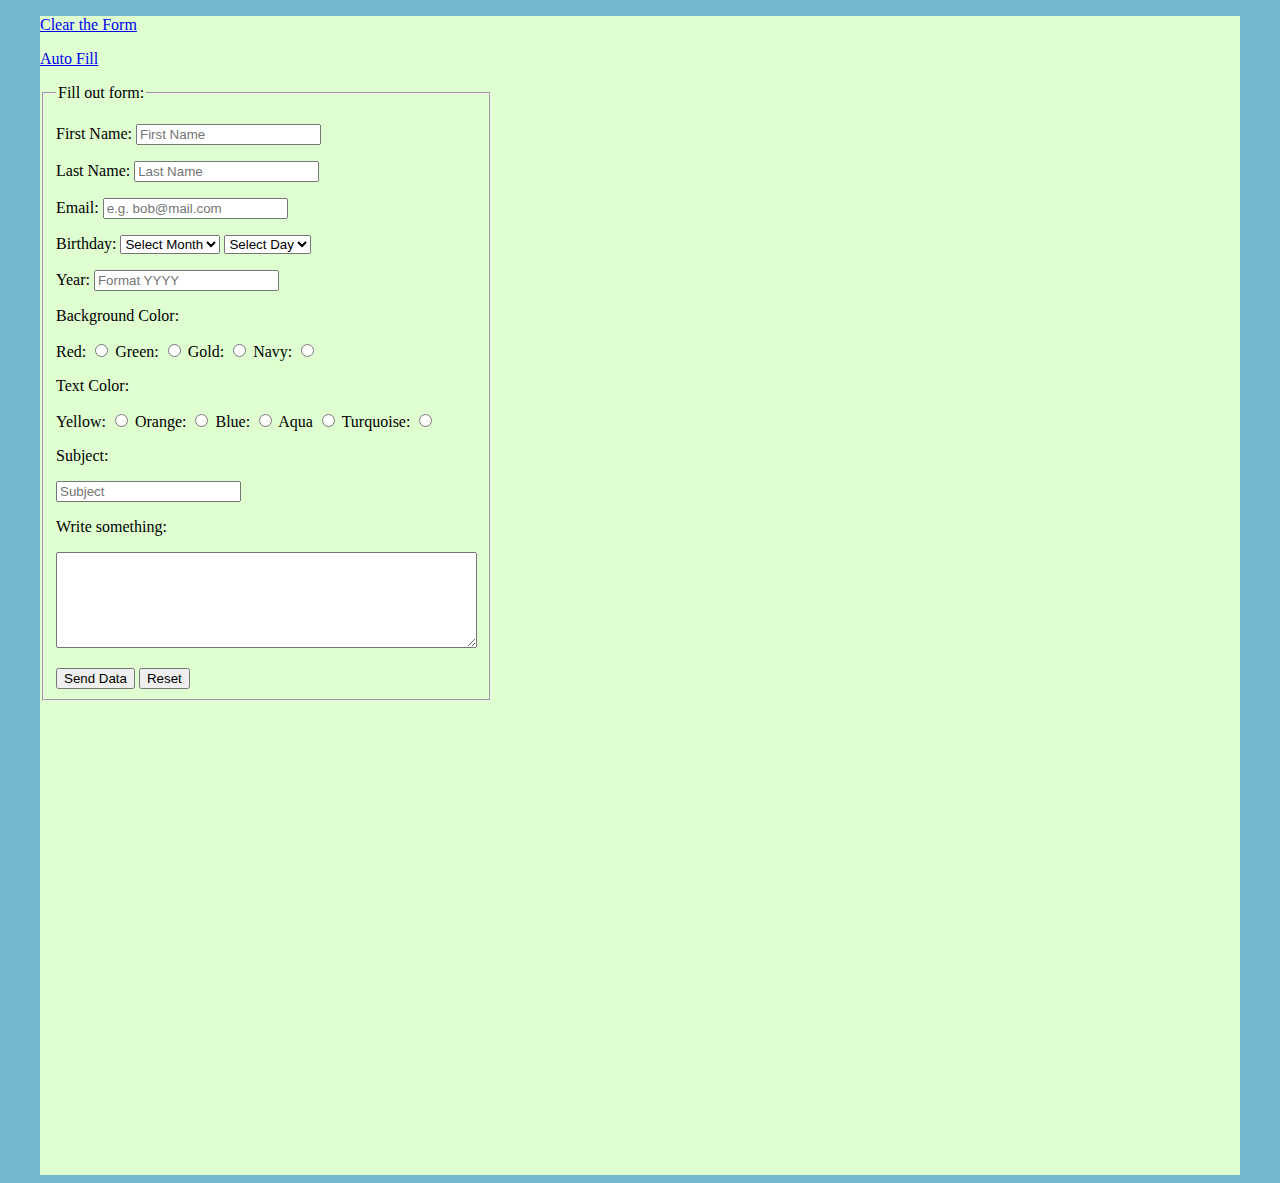
<file: formvalidation/formvalidation.html>
<!DOCTYPE html>
<html lang="en">
    <head>
        <title>Validation</title>
        <script src="validadt.js"></script>
   <link rel="stylesheet" href="formCss.css">
   <meta charset="utf-8"/>
    </head>
    
    
    <body>
       <div class="outer">
       <p><a href="formvalidation.html">Clear the Form</a></p>
       
        <p><a href="#" id="Afil" >Auto Fill </a></p>
        
        <div class="formX">
        
        <form method="POST" id="myForm">
           <fieldset>
           
           <legend>Fill out form:</legend>
           <p>
           <lable for="fname">First Name:</lable>
            <input type="text" name="fname" id="fname" placeholder="First Name"/>&nbsp;<span id="fNameError"></span></p>
               
             <p>  
            <label for="lname">Last Name:</label>
            <input type="text" name="lname" id="lname" placeholder="Last Name" />&nbsp;<span id="lNameError"></span></p>
               
               <p>
            <label for="email">Email:</label>
                   <input type="text" name="email" id="email" placeholder="e.g. bob@mail.com" />&nbsp;<span id="emailError"></span></p>               
               
             
            <label for="birthday">Birthday:</label>
            <select name="month" id="month">
               <option value="" >Select Month</option>
               <option value="01">01</option>
               <option value="02">02</option>
               <option value="03">03</option>
               <option value="04">04</option>
               <option value="05">05</option>
               <option value="06">06</option>
               <option value="07">07</option>
               <option value="08">08</option>
               <option value="09">09</option>
               <option value="10">10</option>
               <option value="11">11</option>
               <option value="12">12</option>                
            </select>
            
            <select name="day" id="day">
                <option value="">Select Day</option>
                <option value="01">01</option>
                <option value="02">02</option>
                <option value="03">03</option>
                <option value="04">04</option>
                <option value="05">05</option>
                <option value="06">06</option>
                <option value="07">07</option>
                <option value="08">08</option>
                <option value="09">09</option>
                <option value="10">10</option>
                <option value="11">11</option>
                <option value="12">12</option>
                <option value="13">13</option>
                <option value="14">14</option>
                <option value="15">15</option>
                <option value="16">16</option>
                <option value="17">17</option>
                <option value="18">18</option>
                <option value="19">19</option>
                <option value="20">20</option>
                <option value="21">21</option>
                <option value="22">22</option>
                <option value="23">23</option>
                <option value="24">24</option>
                <option value="25">25</option>
                <option value="26">26</option>
                <option value="27">27</option>
                <option value="28">28</option>
                <option value="29">29</option>
                <option value="30">30</option>
                <option value=31>31</option>                
            </select> 
               

               <p>
                Year: <input type="text" name="year" id="year" placeholder="Format YYYY" />
                   <span id="yearError"> </span></p>
            
            <p id="bgError">Background Color:</p>
            <label for="red">Red:</label>
            <input type="radio" name="bkcolor" value="red" class="bkcolor" id="red">
            <label for="green">Green:</label>
            <input type="radio" name="bkcolor" value="green" class="bkcolor" id="green">
            <label for="gold">Gold:</label>
            <input type="radio" name="bkcolor" value="gold" class="bkcolor" id="gold">
            <label for="navy">Navy:</label>
            <input type="radio" name="bkcolor" value="navy" class="bkcolor" id="navy">
            
            <p id="textError">Text Color:</p>
            <label for="yellow">Yellow:</label>
            <input type="radio" name="txcolor" value="yellow" class="txcolor" id="yellow" />
            <label for="orange">Orange:</label>
            <input type="radio" name="txcolor" value="orange" class="txcolor" id="orange" />
            <label for="blue">Blue:</label>
            <input type="radio" name="txcolor" value="blue" class="txcolor" id="blue" />
            <label for="aqua">Aqua</label>
            <input type="radio" name="txcolor" value="aqua" class="txcolor" id="aqua" />
            <label for="turquoise">Turquoise:</label>
            <input type="radio" name="txcolor" value="turquoise" class="txcolor" id="turquoise" />
            
            <p id="inote"> Subject: </p><p>
            <input type="text" name="subject" id="subject" placeholder="Subject" />
               </p>
            
            <p id="iErroe">Write something:</p><p>
            <textarea name="blog" id="blog" cols="50" rows="6"></textarea>
               </p>
            
           
            <input type="submit" name="senddata" value="Send Data">
                <input type="reset" value="Reset">
            
            </fieldset>
        </form> 
           
        </div>
           
        
        <div id="sms" class="massage" > </div>
        
        <div id="mydiv" class="outPut">
                <h2></h2>                
            </div> 
            
            
        <div class="canv">
        <canvas id="mycanvas" width="440"  height="450"> </canvas>
           </div>
           
              
        </div>
           
         
       
    </body>
    
</html>
</file>
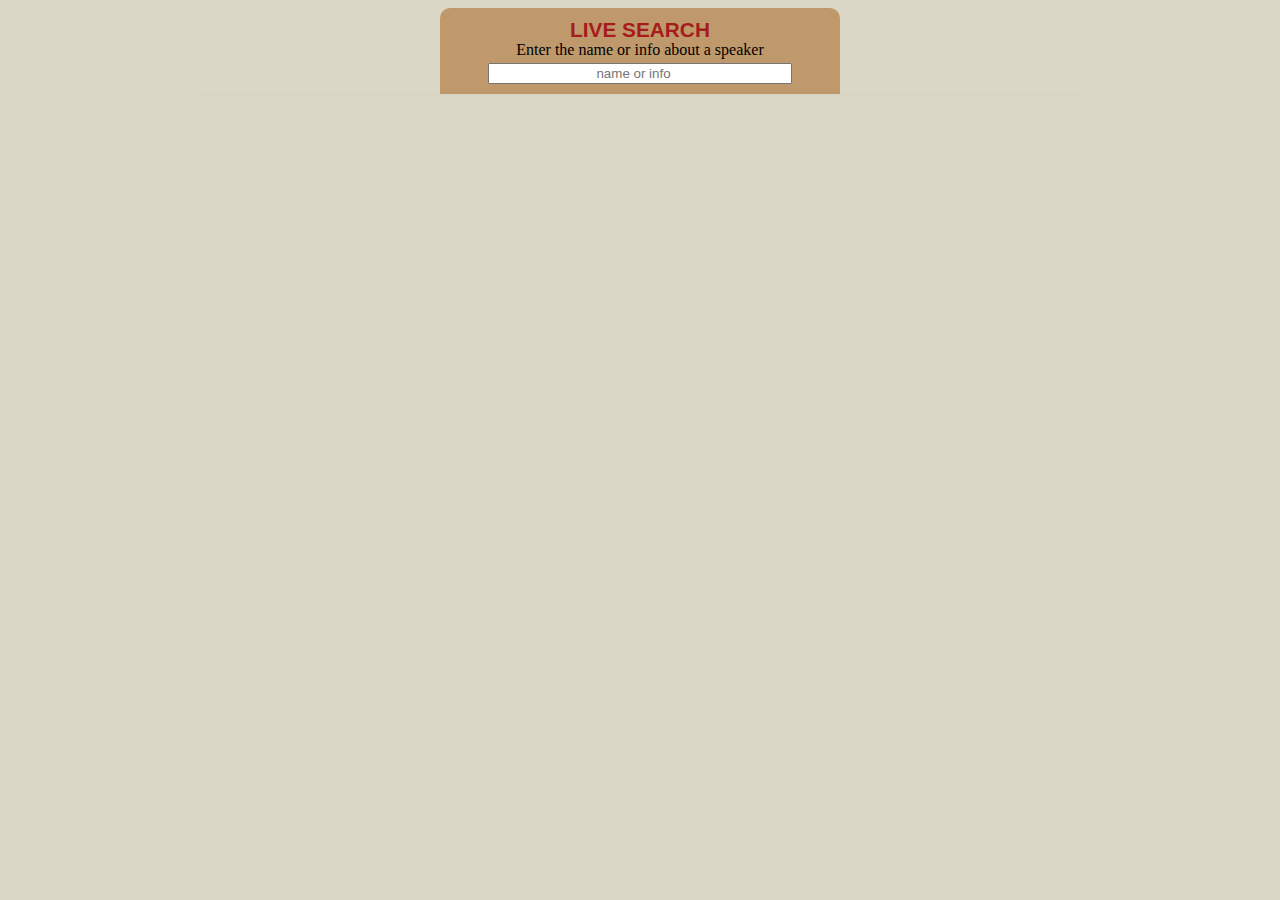
<file: LIveSearch/LiveSearch.html>
<!DOCTYPE html>
<html lang="en">
<head>
	<meta charset="utf-8" />
	<title>Live Search</title>
	<link rel="stylesheet" href="mystyle.css" />
</head>
<body>
<div id="searcharea">
	<label for="search">live search</label>
	<p>Enter the name or info about a speaker</p>
	<input type="search" name="search" id="search" placeholder="name or info" />
</div>
<div id="update"></div>
<script src="jquery.js"></script>
<script src="script.js"></script>
</body>
</html>
</file>
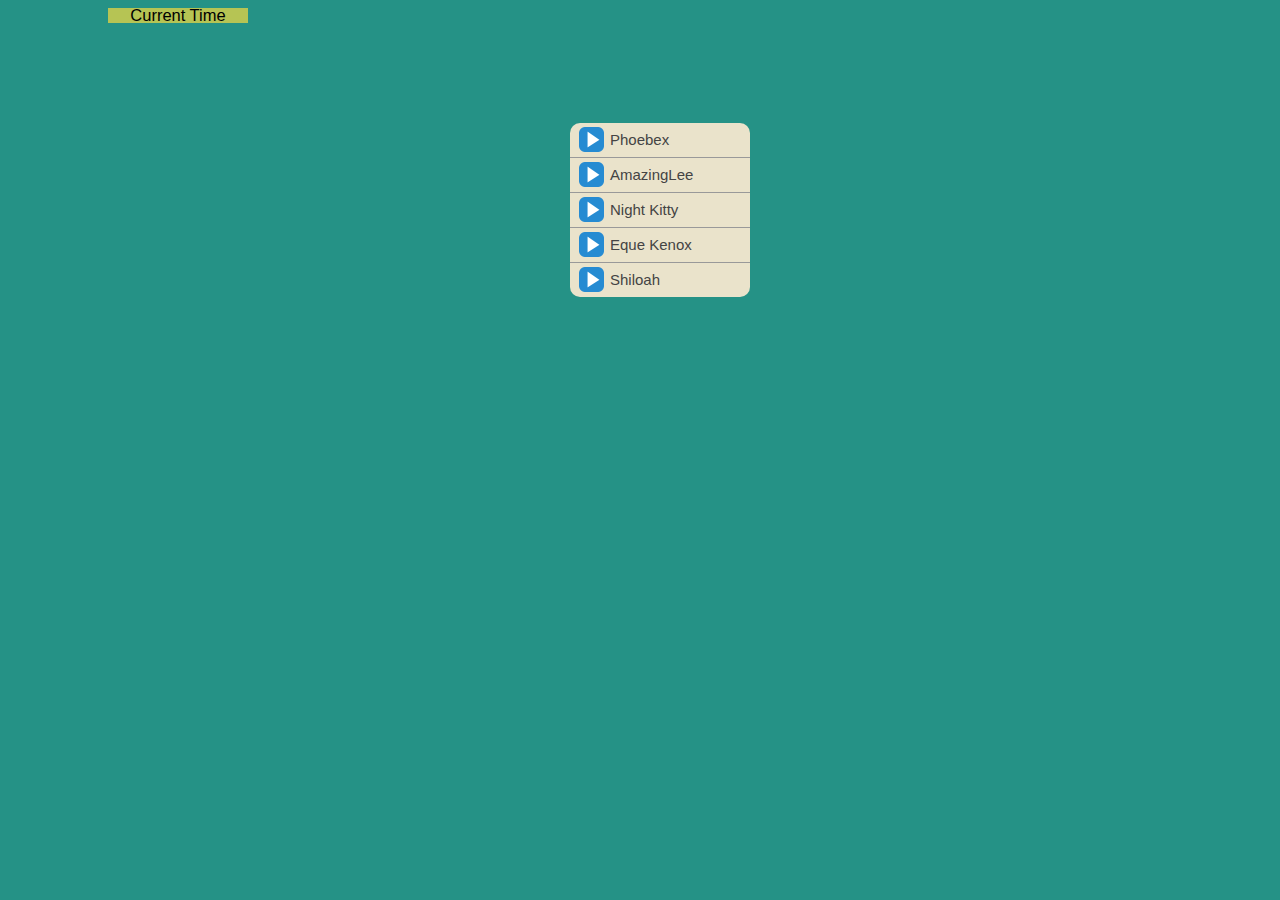
<file: musicPlayer/musicPlayer.html>
<!DOCTYPE html>
<html lang="en">
<head>
	<meta charset="utf-8" />
	<meta name="viewport" content="width=device-width, user-scalable=no, initial-scale=1.0, maximum-scale=1.0, minimum-scale=1.0">
	<title>Events</title>
	<link rel="stylesheet" href="style.css" />
</head>
<body>
	
	 <div id="clock">
            <p class="label">Current Time</p>
            <p id="current-date"></p>
            <p id="current-time"></p>
          </div>
	
	<ul class="player">
		<li data-src="audio/Phoebex.mp3">Phoebex</li>
		<li data-src="audio/AmazingLee.mp3">AmazingLee</li>
		<li data-src="audio/NightKitty.mp3">Night Kitty</li>
		<li data-src="audio/EqueKenox.mp3">Eque Kenox</li>
		<li data-src="audio/Shiloah.mp3">Shiloah</li>
	</ul>
<script src="script.js"></script>
</body>
</html>
</file>
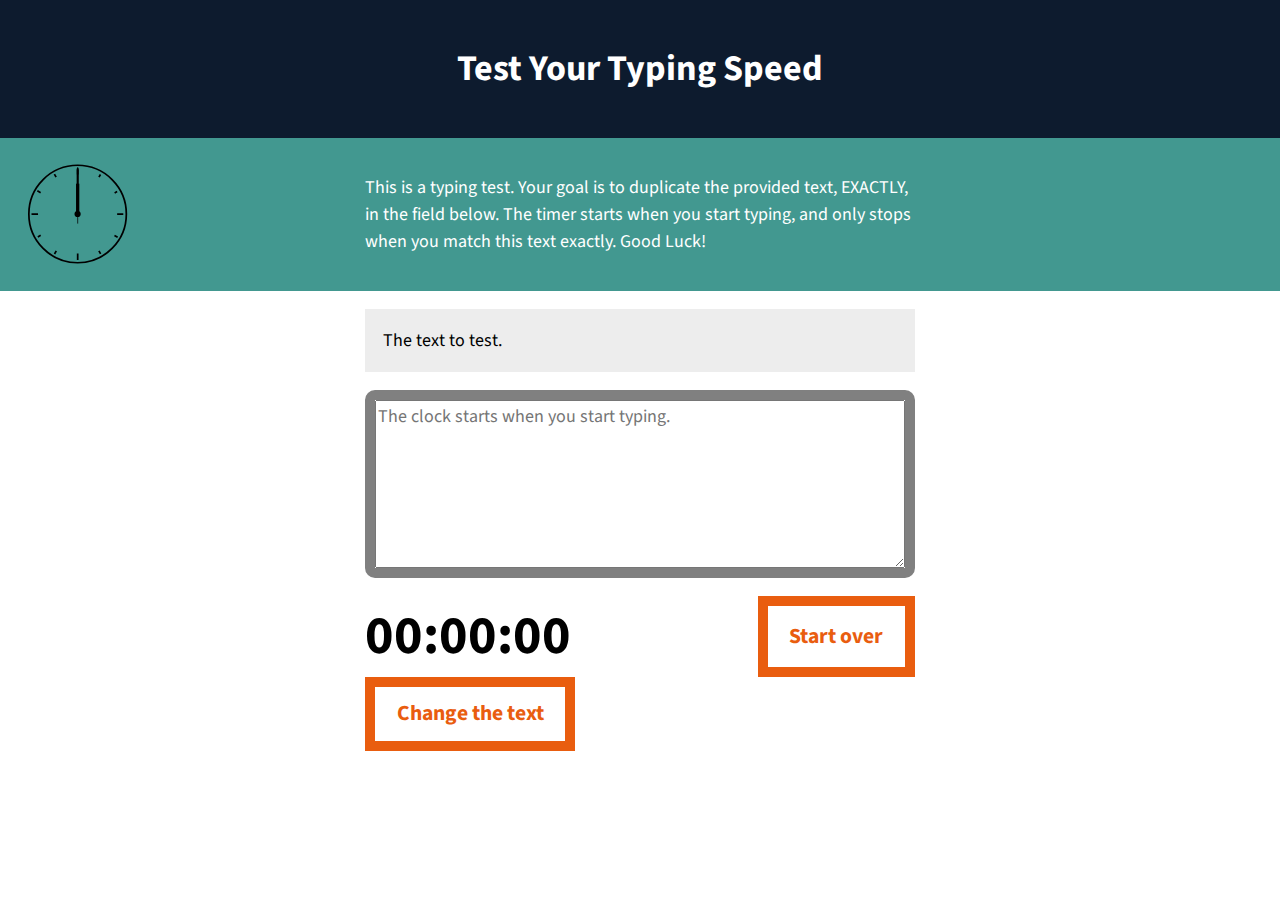
<file: typeTest/TypingSpeedTest.html>
<!DOCTYPE html>
<html lang="en-US">

<head>
    <meta charset="UTF-8">
    <meta name="viewport" content="width=device-width, initial-scale=1">
    <title>JS Typing Speed Test</title>
    <script src="script.js" async></script>
    <link rel="stylesheet" href="//fonts.googleapis.com/css?family=Source+Sans+Pro:400,400i,700,700i,900,900i" type="text/css" media="all">
    <link rel="stylesheet" href="style.css">
</head>

<body>
    <header class="masthead">
        <h1>Test Your Typing Speed</h1>
    </header>
    <main class="main">
			
		<section class="clock">
		    <div class="clockbox">
        <svg id="clock" xmlns="http://www.w3.org/2000/svg" width="600" height="600" viewBox="0 0 600 600">
            <g id="face">
                <circle class="circle" cx="300" cy="300" r="253.9"/>
                <path class="hour-marks" d="M300.5 94V61M506 300.5h32M300.5 506v33M94 300.5H60M411.3 107.8l7.9-13.8M493 190.2l13-7.4M492.1 411.4l16.5 9.5M411 492.3l8.9 15.3M189 492.3l-9.2 15.9M107.7 411L93 419.5M107.5 189.3l-17.1-9.9M188.1 108.2l-9-15.6"/>
                <circle class="mid-circle" cx="300" cy="300" r="16.2"/>
            </g>
            <g id="hour">
                <path class="hour-arm" d="M300.5 298V142"/>
                <circle class="sizing-box" cx="300" cy="300" r="253.9"/>
            </g>
            <g id="minute">
                <path class="minute-arm" d="M300.5 298V67"/>
                <circle class="sizing-box" cx="300" cy="300" r="253.9"/>
            </g>
            <g id="second">
                <path class="second-arm" d="M300.5 350V55"/>
                <circle class="sizing-box" cx="300" cy="300" r="253.9"/>
            </g>
        </svg>
    </div>
</section>
		<!-- .clockbox -->
		
        <article class="intro">
            <p>This is a typing test. Your goal is to duplicate the provided text, EXACTLY, in the field below. The timer starts when you start typing, and only stops when you match this text exactly. Good Luck!</p>
        </article>
		<!-- .intro -->

        <section class="test-area">
            <div id="origin-text">
                <p id="typeTx">The text to test.</p>
            </div><!-- #origin-text -->

            <div class="test-wrapper">
                <textarea id="test-area" name="textarea" rows="6" placeholder="The clock starts when you start typing."></textarea>
            </div><!-- .test-wrapper -->

            <div class="meta">
                <section id="clockDigt">
                    <div class="timer">00:00:00</div>
                </section>

                <button id="reset">Start over</button>
				
				<button id="textChg"> Change the text </button>
            </div><!-- .meta -->
			
        </section><!-- .test-area -->
    </main>

</body>

</html>
</file>
<file: formvalidation/formCss.css>
body{
    
    background-color: #71B8D0;
}
.outer{
    width: 1200px;
    margin: auto;
    background-color: #DFFFD1;

}

.formX {
    width: 445px;    
    float: left;
}


.massage{
    width: 250px;
    padding: 10px;
    float: right;
    margin-top: 9px;
    margin-bottom: 10px;
    margin: 5px;
       
}

.outPut{
    width: 400px;
    
    padding: 10px;
    float: left;
    margin: 10px;
}

.canv{
    width: 470px;
    margin-top: 10px;    
    clear: both;
    
}

canvas{

    width: 440px;    
    padding: 10px;     
    
}
</file>
<file: LIveSearch/mystyle.css>
/* @override 
	http://iviewsource.com/exercises/ajax/mystyle.css */

body {
	background: #DAD7C7;
}

#searcharea {
	margin: 0 auto;
	text-align: center;
	background: #BF996B;
	padding: 10px;
	width: 30%;
	-webkit-border-radius: 10px 10px 0 0;
	-moz-border-radius: 10px 10px 0 0;
	border-radius: 10px 10px 0 0;
}

#searcharea label {
	font: bold 1.3em Arial;
	text-transform: uppercase;
	padding-bottom:  5px;
	color: #A61C1C;
}

#searcharea p {
	margin: 0;
	line-height: 1em;
	padding-bottom: 5px;
}

#searcharea input {
	width: 80%;
	text-align: center;
}

#update {
	font-family: Georgia, "Times New Roman", Times, serif;
	width: 70%;
	margin: 0 auto;
	border-top: 1px dotted #CCC;
}

#update ul {
	list-style: none;
	margin: 0;
	padding: 0;
}

#update ul li {
	width: 100%;
	padding: 0 20px;
	background: #EEE;
	padding-bottom: 10px;
	height: 110px;
	overflow: hidden;
	border-bottom: 1px dotted #CCC;
	
	-webkit-animation: myanim 1s;
	-moz-animation: myanim 1s;
	-o-animation: myanim 1s;
	animation: myanim 1s;
	
	-webkit-transition: height 0.3s ease-out;
	-moz-transition: height 0.3s ease-out;
	-o-transition: height 0.3s ease-out;
	transition: height 0.3s ease-out;
}

#update li:hover {
	background: #FFFCE5;
	min-height: 110px;
	height: 250px;
	overflow: visible;
}

#update h2 {
	margin: 0;
	padding: 0;
	font-size: 1.2em;
	padding-bottom: 5px;
	padding-top: 20px;
	font-family: Arial, Helvetica, sans-serif;
	color: #BF5841;
	border-bottom: 1px dotted #CCC;
	margin-bottom: 10px;
}

#update img {
	float: left;
	width: 80px;
	margin-right: 10px;
	-webkit-border-radius: 10px;
	-moz-border-radius: 10px;
	border-radius: 10px;
}

@-webkit-keyframes myanim {
	0% { opacity: 0.3; }
	100% { opacity: 1.0; }
}

@-moz-keyframes myanim {
	0% { opacity: 0.3; }
	100% { opacity: 1.0; }
}

@-o-keyframes myanim {
	0% { opacity: 0.3; }
	100% { opacity: 1.0; }
}

@keyframes myanim {
	0% { opacity: 0.3; }
	100% { opacity: 1.0; }
}
</file>
<file: musicPlayer/style.css>
body {
	font: normal 15px/15px Helvetica;
	background: #259286;
}

#clock {
	width:140px;
	margin-left: 100px;
	background-color: #b6c454;
	text-align: center;
	font-size: 1.1em;
	
}
#clock p {
	margin: 5px;
}
ul.player {
	width: 180px;
	margin: 0 auto;
	margin-top: 100px;
	list-style: none;
}

ul.player li {
	border-bottom: 1px solid #999;
	color: #444;
	padding: 9px 5px 10px 40px;
	background: url(images/media_btn.png) no-repeat 8px 7px;
	background-color: #EAE3CB;
	background-position: 9px 4px;
	cursor: pointer;
}

ul.player li:first-child {
	-webkit-border-top-left-radius: 10px;
	-webkit-border-top-right-radius: 10px;
	border-top: none;
}

ul.player li:last-child {
	-webkit-border-bottom-left-radius: 10px;
	-webkit-border-bottom-right-radius: 10px;
	border-bottom: none;
}

ul.player li:hover {
	background-color: #475B62;
	color: #FCF4DC;
}

ul.player li#playing {
	background: url(images/media_play_btn.png) no-repeat 8px 7px;
	background-color: #FCF4DC;
	color: #2176C7;
	font-weight: bold;
	background-position: 9px 4px;
}

ul.player li#paused {
	background: url(images/media_pause_btn.png) no-repeat 8px 7px;
	background-color: #666;
	color: #FFF;
	font-weight: bold;
	background-position: 9px 4px;
}
</file>
<file: typeTest/style.css>
/*--------------------------------------------------------------
Typography
--------------------------------------------------------------*/

body,
button,
input,
select,
textarea {
	font-family: 'Source Sans Pro', 'Helvetica', Arial, sans-serif;
	font-size: 18px;
	line-height: 1.5;
}

h1,
h2,
h3,
h4,
h5,
h6 {
	clear: both;
}

p {
	margin-bottom: 1.5em;
}

b,
strong {
	font-weight: bold;
}

dfn,
cite,
em,
i {
	font-style: italic;
}

blockquote {
	margin: 0 1.5em;
}

address {
	margin: 0 0 1.5em;
}

pre {
	background: #eee;
	font-family: "Courier 10 Pitch", Courier, monospace;
	font-size: 15px;
	font-size: 1.5rem;
	line-height: 1.6;
	margin-bottom: 1.6em;
	max-width: 100%;
	overflow: auto;
	padding: 1.6em;
}

code,
kbd,
tt,
var {
	font: 15px Monaco, Consolas, "Andale Mono", "DejaVu Sans Mono", monospace;
}

abbr,
acronym {
	border-bottom: 1px dotted #666;
	cursor: help;
}

mark,
ins {
	background: #fff9c0;
	text-decoration: none;
}

sup,
sub {
	font-size: 75%;
	height: 0;
	line-height: 0;
	position: relative;
	vertical-align: baseline;
}

sup {
	bottom: 1ex;
}

sub {
	top: .5ex;
}

small {
	font-size: 75%;
}

big {
	font-size: 125%;
}

/*--------------------------------------------------------------
Layout
--------------------------------------------------------------*/
body {
    margin: 0;
    padding: 0;
}

.clock {
	position: relative;
}

.clockbox,
#clock {
    width: 30%;
    
	position: absolute;
	top: -112px;
	left: 10px;
}

/* Clock styles */
.circle {
    fill: none;
    stroke: #000;
    stroke-width: 9;
    stroke-miterlimit: 10;
}

.mid-circle {
    fill: #000;
}
.hour-marks {
    fill: none;
    stroke: #000;
    stroke-width: 9;
    stroke-miterlimit: 10;
}

.hour-arm {
    fill: none;
    stroke: #000;
    stroke-width: 17;
    stroke-miterlimit: 10;
}

.minute-arm {
    fill: none;
    stroke: #000;
    stroke-width: 11;
    stroke-miterlimit: 10;
}

.second-arm {
    fill: none;
    stroke: #000;
    stroke-width: 4;
    stroke-miterlimit: 10;
}



/* Transparent box ensuring arms center properly. */
.sizing-box {
    fill: none;
}

/* Make all arms rotate around the same center point. */
/* Optional: Use transition for animation. */
#hour,
#minute,
#second {
    transform-origin: 300px 300px;
    transition: transform .5s ease-in-out;
}







/* Layout End */
/* Transparent box ensuring arms center properly. */
.sizing-box {
    fill: none;
}

/* Make all arms rotate around the same center point. */
/* Optional: Use transition for animation. */
#hour,
#minute,
#second {
    transform-origin: 300px 300px;
    transition: transform .5s ease-in-out;
}

.masthead {
    padding: 1em 2em;
    background-color: #0D1B2E;
    color: white;
}

.masthead h1 {
    text-align: center;
}

.intro {
    padding: 2em 2em;
    color: #ffffff;
    background: #429890;
}


.intro p,
.test-area {
	margin: 0 auto;
    max-width: 550px;
}

.test-area {
    margin-bottom: 4em;
    padding: 0 2em;
}

.test-wrapper {
    border: 10px solid grey;
    border-radius: 10px;
}

#origin-text {
    margin: 1em 0;
    padding: 1em 1em 0;
    background-color: #ededed;
}

#origin-text p {
    margin: 0;
    padding-bottom: 1em;
}

.test-wrapper {
    display: flex;
}

.test-wrapper textarea {
    flex: 1;
}

.meta {
    margin-top: 1em;
    display: flex;
    justify-content: space-between;
    flex-wrap: wrap;
}

.timer {
    font-size: 3em;
    font-weight: bold;
}

#reset , #textChg {
    padding: .5em 1em;
    font-size: 1.2em;
    font-weight: bold;
    color: #E95D0F;
    background: white ;
    border: 10px solid #E95D0F;
}

#reset:hover , #textChg:hover {
    color: white;
    background-color: #E95D0F;
}
</file>
